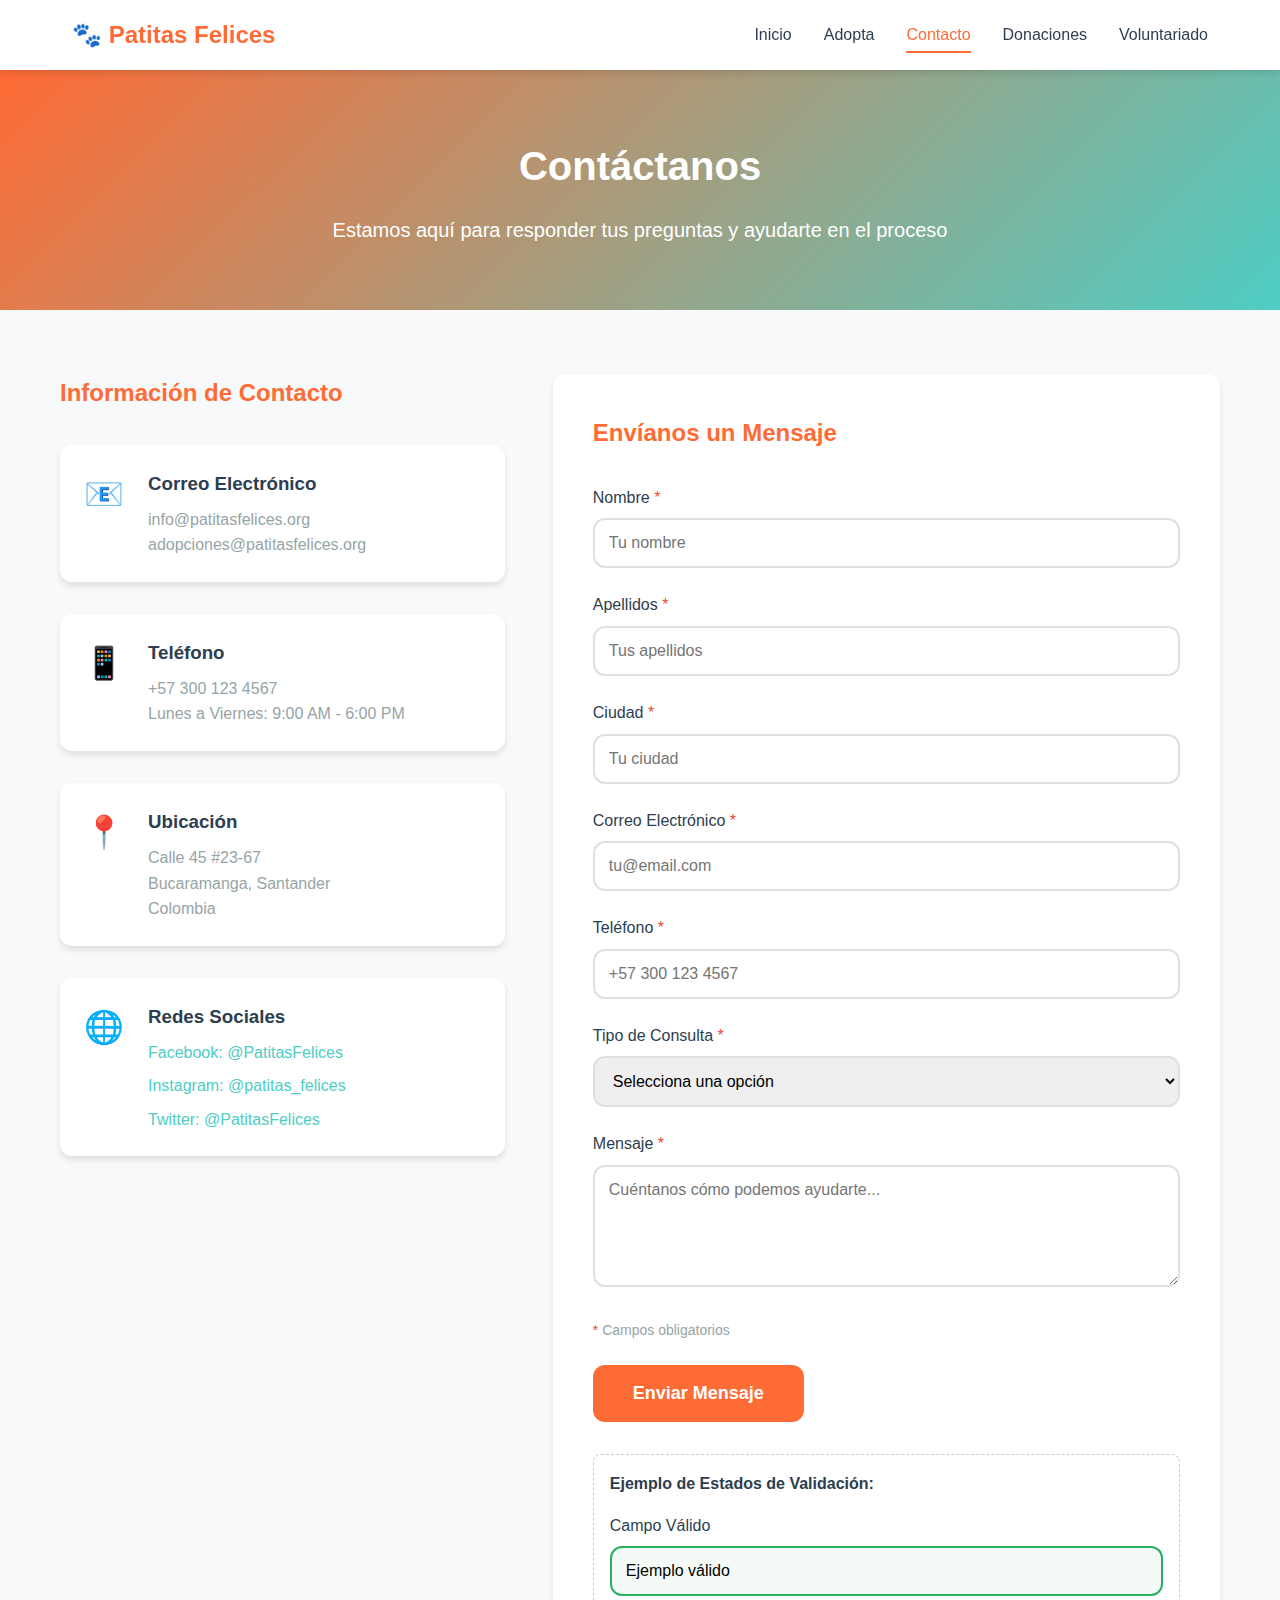
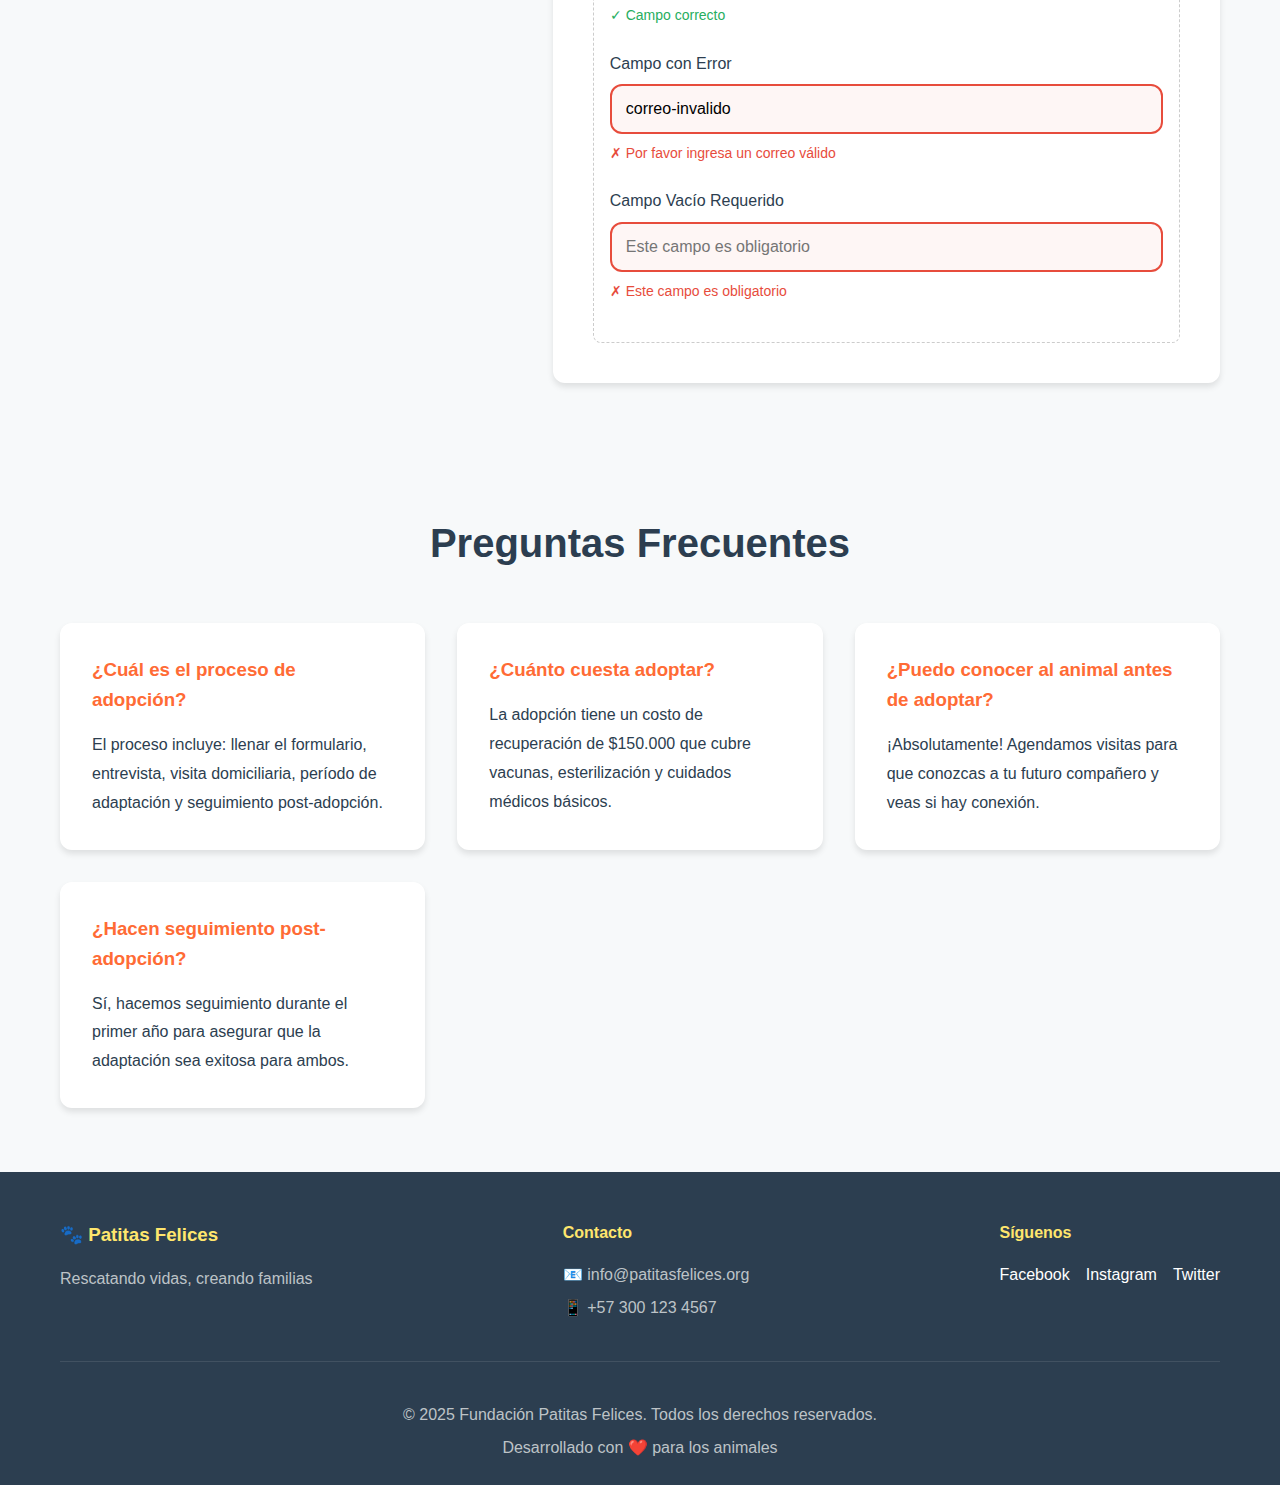
<file: Patitas-felices/contacto.html>
<!DOCTYPE html>
<html lang="es">
<head>
    <meta charset="UTF-8">
    <meta name="viewport" content="width=device-width, initial-scale=1.0">
    <title>Contacto - Fundación Patitas Felices</title>
    <link rel="stylesheet" href="../CSS/styles.css">
</head>
<body>
    <!-- Header -->
    <header class="header">
        <nav class="nav">
            <div class="nav__logo">
                <h1>🐾 Patitas Felices</h1>
            </div>
            <input type="checkbox" id="menu-toggle" class="menu-toggle">
            <label for="menu-toggle" class="menu-icon">
                <span></span>
                <span></span>
                <span></span>
            </label>
            <ul class="nav__menu">
                <li><a href="index.html">Inicio</a></li>
                <li><a href="adopta.html">Adopta</a></li>
                <li><a href="contacto.html" class="active">Contacto</a></li>
                <li><a href="#donaciones">Donaciones</a></li>
                <li><a href="#voluntariado">Voluntariado</a></li>
            </ul>
        </nav>
    </header>

    <!-- Page Header -->
    <section class="page-header">
        <div class="container">
            <h1>Contáctanos</h1>
            <p>Estamos aquí para responder tus preguntas y ayudarte en el proceso</p>
        </div>
    </section>

    <!-- Contact Section -->
    <section class="contact">
        <div class="container">
            <div class="contact__grid">
                <!-- Contact Info -->
                <div class="contact__info">
                    <h2>Información de Contacto</h2>
                    <div class="contact__item">
                        <div class="contact__icon">📧</div>
                        <div>
                            <h3>Correo Electrónico</h3>
                            <p>info@patitasfelices.org</p>
                            <p>adopciones@patitasfelices.org</p>
                        </div>
                    </div>
                    <div class="contact__item">
                        <div class="contact__icon">📱</div>
                        <div>
                            <h3>Teléfono</h3>
                            <p>+57 300 123 4567</p>
                            <p>Lunes a Viernes: 9:00 AM - 6:00 PM</p>
                        </div>
                    </div>
                    <div class="contact__item">
                        <div class="contact__icon">📍</div>
                        <div>
                            <h3>Ubicación</h3>
                            <p>Calle 45 #23-67</p>
                            <p>Bucaramanga, Santander</p>
                            <p>Colombia</p>
                        </div>
                    </div>
                    <div class="contact__item">
                        <div class="contact__icon">🌐</div>
                        <div>
                            <h3>Redes Sociales</h3>
                            <div class="social-links-vertical">
                                <a href="#" class="social-link">Facebook: @PatitasFelices</a>
                                <a href="#" class="social-link">Instagram: @patitas_felices</a>
                                <a href="#" class="social-link">Twitter: @PatitasFelices</a>
                            </div>
                        </div>
                    </div>
                </div>

                <!-- Contact Form -->
                <div class="contact__form">
                    <h2>Envíanos un Mensaje</h2>
                    <form class="form">
                        <div class="form__group">
                            <label for="nombre" class="form__label">Nombre <span class="required">*</span></label>
                            <input type="text" id="nombre" name="nombre" class="form__input" required placeholder="Tu nombre">
                        </div>

                        <div class="form__group">
                            <label for="apellidos" class="form__label">Apellidos <span class="required">*</span></label>
                            <input type="text" id="apellidos" name="apellidos" class="form__input" required placeholder="Tus apellidos">
                        </div>

                        <div class="form__group">
                            <label for="ciudad" class="form__label">Ciudad <span class="required">*</span></label>
                            <input type="text" id="ciudad" name="ciudad" class="form__input" required placeholder="Tu ciudad">
                        </div>

                        <div class="form__group">
                            <label for="email" class="form__label">Correo Electrónico <span class="required">*</span></label>
                            <input type="email" id="email" name="email" class="form__input" required placeholder="tu@email.com">
                        </div>

                        <div class="form__group">
                            <label for="telefono" class="form__label">Teléfono <span class="required">*</span></label>
                            <input type="tel" id="telefono" name="telefono" class="form__input" required placeholder="+57 300 123 4567">
                        </div>

                        <div class="form__group">
                            <label for="tipo" class="form__label">Tipo de Consulta <span class="required">*</span></label>
                            <select id="tipo" name="tipo" class="form__select" required>
                                <option value="">Selecciona una opción</option>
                                <option value="adopcion">Adopción</option>
                                <option value="donacion">Donación</option>
                                <option value="voluntariado">Voluntariado</option>
                                <option value="informacion">Información General</option>
                                <option value="otro">Otro</option>
                            </select>
                        </div>

                        <div class="form__group">
                            <label for="mensaje" class="form__label">Mensaje <span class="required">*</span></label>
                            <textarea id="mensaje" name="mensaje" class="form__textarea" required placeholder="Cuéntanos cómo podemos ayudarte..." rows="5"></textarea>
                        </div>

                        <div class="form__note">
                            <p><span class="required">*</span> Campos obligatorios</p>
                        </div>

                        <button type="submit" class="btn btn--primary btn--large">Enviar Mensaje</button>
                    </form>

                    <!-- Ejemplo de estados de validación (mostrados con clases) -->
                    <div class="form-states-example" style="margin-top: 2rem; padding: 1rem; border: 1px dashed #ccc; border-radius: 8px;">
                        <h3 style="font-size: 1rem; margin-bottom: 1rem;">Ejemplo de Estados de Validación:</h3>
                        
                        <div class="form__group">
                            <label class="form__label">Campo Válido</label>
                            <input type="text" class="form__input valid" value="Ejemplo válido" readonly>
                            <span class="form__message success">✓ Campo correcto</span>
                        </div>

                        <div class="form__group">
                            <label class="form__label">Campo con Error</label>
                            <input type="email" class="form__input error" value="correo-invalido" readonly>
                            <span class="form__message error">✗ Por favor ingresa un correo válido</span>
                        </div>

                        <div class="form__group">
                            <label class="form__label">Campo Vacío Requerido</label>
                            <input type="text" class="form__input error" placeholder="Este campo es obligatorio" readonly>
                            <span class="form__message error">✗ Este campo es obligatorio</span>
                        </div>
                    </div>
                </div>
            </div>
        </div>
    </section>

    <!-- FAQ Section -->
    <section class="faq">
        <div class="container">
            <h2 class="section-title">Preguntas Frecuentes</h2>
            <div class="faq__grid">
                <div class="faq__item">
                    <h3>¿Cuál es el proceso de adopción?</h3>
                    <p>El proceso incluye: llenar el formulario, entrevista, visita domiciliaria, período de adaptación y seguimiento post-adopción.</p>
                </div>
                <div class="faq__item">
                    <h3>¿Cuánto cuesta adoptar?</h3>
                    <p>La adopción tiene un costo de recuperación de $150.000 que cubre vacunas, esterilización y cuidados médicos básicos.</p>
                </div>
                <div class="faq__item">
                    <h3>¿Puedo conocer al animal antes de adoptar?</h3>
                    <p>¡Absolutamente! Agendamos visitas para que conozcas a tu futuro compañero y veas si hay conexión.</p>
                </div>
                <div class="faq__item">
                    <h3>¿Hacen seguimiento post-adopción?</h3>
                    <p>Sí, hacemos seguimiento durante el primer año para asegurar que la adaptación sea exitosa para ambos.</p>
                </div>
            </div>
        </div>
    </section>

    <!-- Footer -->
    <footer class="footer">
        <div class="container">
            <div class="footer__content">
                <div class="footer__section">
                    <h3>🐾 Patitas Felices</h3>
                    <p>Rescatando vidas, creando familias</p>
                </div>
                <div class="footer__section">
                    <h4>Contacto</h4>
                    <p>📧 info@patitasfelices.org</p>
                    <p>📱 +57 300 123 4567</p>
                </div>
                <div class="footer__section">
                    <h4>Síguenos</h4>
                    <div class="social-links">
                        <a href="#" aria-label="Facebook">Facebook</a>
                        <a href="#" aria-label="Instagram">Instagram</a>
                        <a href="#" aria-label="Twitter">Twitter</a>
                    </div>
                </div>
            </div>
            <div class="footer__bottom">
                <p>&copy; 2025 Fundación Patitas Felices. Todos los derechos reservados.</p>
                <p>Desarrollado con ❤️ para los animales</p>
            </div>
        </div>
    </footer>
</body>
</html>
</file>
<file: CSS/styles.css>
/* ============================================
   VARIABLES Y RESET
   ============================================ */
   :root {
    --primary-color: #FF6B35;
    --secondary-color: #4ECDC4;
    --accent-color: #FFE66D;
    --dark-color: #2C3E50;
    --light-color: #F7F9FA;
    --gray-color: #95A5A6;
    --success-color: #27AE60;
    --error-color: #E74C3C;
    --white: #FFFFFF;
    
    --font-primary: 'Segoe UI', Tahoma, Geneva, Verdana, sans-serif;
    --border-radius: 12px;
    --box-shadow: 0 4px 6px rgba(0, 0, 0, 0.1);
    --transition: all 0.3s ease;
}

* {
    margin: 0;
    padding: 0;
    box-sizing: border-box;
}

html {
    scroll-behavior: smooth;
}

body {
    font-family: var(--font-primary);
    line-height: 1.6;
    color: var(--dark-color);
    background-color: var(--light-color);
}

img {
    max-width: 100%;
    height: auto;
    display: block;
}

a {
    text-decoration: none;
    color: inherit;
    transition: var(--transition);
}

/* ============================================
   CONTENEDOR
   ============================================ */
.container {
    max-width: 1200px;
    margin: 0 auto;
    padding: 0 20px;
}

/* ============================================
   HEADER Y NAVEGACIÓN
   ============================================ */
.header {
    background-color: var(--white);
    box-shadow: var(--box-shadow);
    position: sticky;
    top: 0;
    z-index: 1000;
}

.nav {
    display: flex;
    justify-content: space-between;
    align-items: center;
    padding: 1rem 2rem;
    max-width: 1200px;
    margin: 0 auto;
}

.nav__logo h1 {
    font-size: 1.5rem;
    color: var(--primary-color);
}

.nav__menu {
    display: flex;
    list-style: none;
    gap: 2rem;
}

.nav__menu a {
    color: var(--dark-color);
    font-weight: 500;
    padding: 0.5rem 0;
    border-bottom: 2px solid transparent;
}

.nav__menu a:hover,
.nav__menu a.active {
    color: var(--primary-color);
    border-bottom-color: var(--primary-color);
}

/* Menu Toggle */
.menu-toggle {
    display: none;
}

.menu-icon {
    display: none;
    flex-direction: column;
    cursor: pointer;
    gap: 5px;
}

.menu-icon span {
    width: 25px;
    height: 3px;
    background-color: var(--dark-color);
    transition: var(--transition);
}

/* ============================================
   HERO BANNER
   ============================================ */
.hero {
    background: linear-gradient(135deg, var(--primary-color), var(--secondary-color));
    color: var(--white);
    padding: 6rem 2rem;
    text-align: center;
    position: relative;
    overflow: hidden;
}

.hero::before {
    content: '🐾';
    position: absolute;
    font-size: 20rem;
    opacity: 0.1;
    top: -5rem;
    right: -5rem;
    animation: float 6s ease-in-out infinite;
}

.hero__content {
    position: relative;
    z-index: 1;
}

.hero__title {
    font-size: 3rem;
    margin-bottom: 1rem;
    animation: fadeInDown 1s ease;
}

.hero__subtitle {
    font-size: 1.5rem;
    margin-bottom: 2rem;
    animation: fadeInUp 1s ease;
}

/* ============================================
   CARRUSEL AUTOMÁTICO (CSS ONLY)
   ============================================ */
.carousel {
    max-width: 1200px;
    margin: 3rem auto;
    height: 500px;
    overflow: hidden;
    position: relative;
    border-radius: var(--border-radius);
    box-shadow: var(--box-shadow);
}

.carousel__container {
    display: flex;
    width: 400%;
    height: 100%;
    animation: carousel-slide 12s infinite;
}

.carousel__slide {
    width: 25%;
    position: relative;
    flex-shrink: 0;
}

.carousel__slide img {
    width: 100%;
    height: 100%;
    object-fit: cover;
}

.carousel__caption {
    position: absolute;
    bottom: 2rem;
    left: 50%;
    transform: translateX(-50%);
    background-color: rgba(0, 0, 0, 0.7);
    color: var(--white);
    padding: 1rem 2rem;
    border-radius: var(--border-radius);
    font-size: 1.2rem;
    white-space: nowrap;
}

@keyframes carousel-slide {
    0%, 23% { transform: translateX(0); }
    25%, 48% { transform: translateX(-25%); }
    50%, 73% { transform: translateX(-50%); }
    75%, 98% { transform: translateX(-75%); }
    100% { transform: translateX(0); }
}

/* ============================================
   BOTONES
   ============================================ */
.btn {
    display: inline-block;
    padding: 0.875rem 2rem;
    border-radius: var(--border-radius);
    font-weight: 600;
    text-align: center;
    cursor: pointer;
    border: none;
    transition: var(--transition);
}

.btn--primary {
    background-color: var(--primary-color);
    color: var(--white);
}

.btn--primary:hover {
    background-color: #E55A2B;
    transform: translateY(-2px);
    box-shadow: 0 6px 12px rgba(255, 107, 53, 0.3);
}

.btn--secondary {
    background-color: var(--secondary-color);
    color: var(--white);
}

.btn--secondary:hover {
    background-color: #3DB8B0;
    transform: translateY(-2px);
}

.btn--large {
    padding: 1.125rem 2.5rem;
    font-size: 1.125rem;
}

.btn--small {
    padding: 0.5rem 1rem;
    font-size: 0.875rem;
}

.btn.disabled {
    background-color: var(--gray-color);
    cursor: not-allowed;
    opacity: 0.6;
}

.btn.disabled:hover {
    transform: none;
    box-shadow: none;
}

/* ============================================
   SECCIONES DESTACADAS
   ============================================ */
.features {
    padding: 4rem 0;
    background-color: var(--white);
}

.features__grid {
    display: grid;
    grid-template-columns: repeat(auto-fit, minmax(250px, 1fr));
    gap: 2rem;
}

.feature-card {
    background-color: var(--light-color);
    padding: 2rem;
    border-radius: var(--border-radius);
    text-align: center;
    transition: var(--transition);
}

.feature-card:hover {
    transform: translateY(-10px);
    box-shadow: var(--box-shadow);
}

.feature-card__icon {
    font-size: 4rem;
    margin-bottom: 1rem;
}

.feature-card h3 {
    color: var(--primary-color);
    margin-bottom: 1rem;
}

.feature-card p {
    color: var(--gray-color);
    margin-bottom: 1.5rem;
}

/* ============================================
   VISIÓN Y MISIÓN
   ============================================ */
.vision-mission {
    padding: 4rem 0;
    background: linear-gradient(135deg, #f5f7fa 0%, #c3cfe2 100%);
}

.vision-mission__grid {
    display: grid;
    grid-template-columns: repeat(auto-fit, minmax(300px, 1fr));
    gap: 2rem;
}

.vision-mission__card {
    background-color: var(--white);
    padding: 2.5rem;
    border-radius: var(--border-radius);
    box-shadow: var(--box-shadow);
}

.vision-mission__icon {
    font-size: 3rem;
    margin-bottom: 1rem;
}

.vision-mission__card h3 {
    color: var(--primary-color);
    margin-bottom: 1rem;
    font-size: 1.5rem;
}

.vision-mission__card p {
    color: var(--dark-color);
    line-height: 1.8;
}

/* ============================================
   GALERÍA
   ============================================ */
.gallery {
    padding: 4rem 0;
    background-color: var(--white);
}

.section-title {
    text-align: center;
    font-size: 2.5rem;
    color: var(--dark-color);
    margin-bottom: 3rem;
}

.gallery__grid {
    display: grid;
    grid-template-columns: repeat(auto-fit, minmax(300px, 1fr));
    gap: 1.5rem;
}

.gallery__item {
    position: relative;
    overflow: hidden;
    border-radius: var(--border-radius);
    aspect-ratio: 1;
}

.gallery__item img {
    width: 100%;
    height: 100%;
    object-fit: cover;
    transition: var(--transition);
}

.gallery__item:hover img {
    transform: scale(1.1);
}

/* ============================================
   TESTIMONIOS
   ============================================ */
.testimonials {
    padding: 4rem 0;
    background-color: var(--light-color);
}

.testimonials__grid {
    display: grid;
    grid-template-columns: repeat(auto-fit, minmax(300px, 1fr));
    gap: 2rem;
}

.testimonial-card {
    background-color: var(--white);
    padding: 2rem;
    border-radius: var(--border-radius);
    box-shadow: var(--box-shadow);
    border-left: 4px solid var(--secondary-color);
}

.testimonial-card__text {
    font-style: italic;
    color: var(--dark-color);
    margin-bottom: 1.5rem;
    line-height: 1.8;
}

.testimonial-card__author {
    display: flex;
    flex-direction: column;
    gap: 0.25rem;
}

.testimonial-card__author strong {
    color: var(--primary-color);
}

.testimonial-card__author span {
    color: var(--gray-color);
    font-size: 0.875rem;
}

/* ============================================
   PÁGINA DE ADOPCIÓN
   ============================================ */
.page-header {
    background: linear-gradient(135deg, var(--primary-color), var(--secondary-color));
    color: var(--white);
    padding: 4rem 2rem;
    text-align: center;
}

.page-header h1 {
    font-size: 2.5rem;
    margin-bottom: 1rem;
}

.page-header p {
    font-size: 1.25rem;
}

.animals {
    padding: 4rem 0;
}

.animals__grid {
    display: grid;
    grid-template-columns: repeat(auto-fill, minmax(280px, 1fr));
    gap: 2rem;
}

.animal-card {
    background-color: var(--white);
    border-radius: var(--border-radius);
    overflow: hidden;
    box-shadow: var(--box-shadow);
    transition: var(--transition);
}

.animal-card:hover {
    transform: translateY(-5px);
    box-shadow: 0 8px 16px rgba(0, 0, 0, 0.15);
}

.animal-card__image {
    position: relative;
    height: 250px;
}

.animal-card__image img {
    width: 100%;
    height: 100%;
    object-fit: cover;
}

.animal-card__status {
    position: absolute;
    top: 1rem;
    right: 1rem;
    padding: 0.5rem 1rem;
    border-radius: 20px;
    font-size: 0.875rem;
    font-weight: 600;
}

.animal-card__status.available {
    background-color: var(--success-color);
    color: var(--white);
}

.animal-card__status.adopted {
    background-color: var(--gray-color);
    color: var(--white);
}

.animal-card__content {
    padding: 1.5rem;
}

.animal-card__content h3 {
    color: var(--primary-color);
    font-size: 1.5rem;
    margin-bottom: 0.75rem;
}

.animal-card__info {
    display: flex;
    flex-wrap: wrap;
    gap: 0.5rem;
    margin-bottom: 1rem;
}

.animal-card__info span {
    background-color: var(--light-color);
    padding: 0.25rem 0.75rem;
    border-radius: 15px;
    font-size: 0.875rem;
}

.animal-card__content p {
    color: var(--gray-color);
    margin-bottom: 1.5rem;
}

/* ============================================
   PERFIL DE ANIMAL
   ============================================ */
.profile {
    padding: 4rem 0;
}

.profile__grid {
    display: grid;
    grid-template-columns: 1fr 1.5fr;
    gap: 3rem;
}

.profile__image {
    position: relative;
}

.profile__image img {
    width: 100%;
    border-radius: var(--border-radius);
    box-shadow: var(--box-shadow);
}

.profile__status {
    display: inline-block;
    margin-top: 1rem;
    padding: 0.75rem 1.5rem;
    border-radius: var(--border-radius);
    font-weight: 600;
}

.profile__status.available {
    background-color: var(--success-color);
    color: var(--white);
}

.profile__content h1 {
    color: var(--primary-color);
    font-size: 2.5rem;
    margin-bottom: 1rem;
}

.profile__tags {
    display: flex;
    flex-wrap: wrap;
    gap: 0.75rem;
    margin-bottom: 2rem;
}

.tag {
    background-color: var(--light-color);
    padding: 0.5rem 1rem;
    border-radius: 20px;
    font-size: 0.875rem;
    border: 2px solid var(--secondary-color);
}

.profile__section {
    margin-bottom: 2rem;
}

.profile__section h2 {
    color: var(--dark-color);
    margin-bottom: 1rem;
}

.profile__section p {
    line-height: 1.8;
    color: var(--dark-color);
    margin-bottom: 1rem;
}

.profile__list {
    list-style: none;
}

.profile__list li {
    padding: 0.5rem 0;
    line-height: 1.6;
}

.profile__cta {
    display: flex;
    gap: 1rem;
    flex-wrap: wrap;
    margin-top: 2rem;
}

/* ============================================
   ANIMALES RELACIONADOS
   ============================================ */
.related-animals {
    padding: 4rem 0;
    background-color: var(--light-color);
}

.related-carousel {
    overflow: hidden;
    position: relative;
}

.related-carousel__track {
    display: flex;
    gap: 1.5rem;
    animation: scroll-horizontal 20s linear infinite;
}

.animal-card-small {
    flex: 0 0 250px;
    background-color: var(--white);
    border-radius: var(--border-radius);
    overflow: hidden;
    box-shadow: var(--box-shadow);
    text-align: center;
}

.animal-card-small img {
    width: 100%;
    height: 200px;
    object-fit: cover;
}

.animal-card-small h4 {
    color: var(--primary-color);
    padding: 1rem 1rem 0.5rem;
}

.animal-card-small p {
    color: var(--gray-color);
    padding: 0 1rem 1rem;
    font-size: 0.875rem;
}

.animal-card-small .btn {
    margin: 0 1rem 1rem;
}

@keyframes scroll-horizontal {
    0% { transform: translateX(0); }
    100% { transform: translateX(-50%); }
}

/* ============================================
   FORMULARIO DE CONTACTO
   ============================================ */
.contact {
    padding: 4rem 0;
}

.contact__grid {
    display: grid;
    grid-template-columns: 1fr 1.5fr;
    gap: 3rem;
}

.contact__info h2 {
    color: var(--primary-color);
    margin-bottom: 2rem;
}

.contact__item {
    display: flex;
    gap: 1.5rem;
    margin-bottom: 2rem;
    padding: 1.5rem;
    background-color: var(--white);
    border-radius: var(--border-radius);
    box-shadow: var(--box-shadow);
}

.contact__icon {
    font-size: 2rem;
    flex-shrink: 0;
}

.contact__item h3 {
    color: var(--dark-color);
    margin-bottom: 0.5rem;
}

.contact__item p {
    color: var(--gray-color);
    line-height: 1.6;
}

.social-links-vertical {
    display: flex;
    flex-direction: column;
    gap: 0.5rem;
}

.social-link {
    color: var(--secondary-color);
}

.social-link:hover {
    color: var(--primary-color);
}

/* Formulario */
.contact__form {
    background-color: var(--white);
    padding: 2.5rem;
    border-radius: var(--border-radius);
    box-shadow: var(--box-shadow);
}

.contact__form h2 {
    color: var(--primary-color);
    margin-bottom: 2rem;
}

.form__group {
    margin-bottom: 1.5rem;
}

.form__label {
    display: block;
    margin-bottom: 0.5rem;
    color: var(--dark-color);
    font-weight: 500;
}

.required {
    color: var(--error-color);
}

.form__input,
.form__select,
.form__textarea {
    width: 100%;
    padding: 0.875rem;
    border: 2px solid #E0E0E0;
    border-radius: var(--border-radius);
    font-family: var(--font-primary);
    font-size: 1rem;
    transition: var(--transition);
}

.form__input:focus,
.form__select:focus,
.form__textarea:focus {
    outline: none;
    border-color: var(--secondary-color);
    box-shadow: 0 0 0 3px rgba(78, 205, 196, 0.1);
}

.form__textarea {
    resize: vertical;
}

/* Estados de validación */
.form__input.valid,
.form__select.valid,
.form__textarea.valid {
    border-color: var(--success-color);
    background-color: rgba(39, 174, 96, 0.05);
}

.form__input.error,
.form__select.error,
.form__textarea.error {
    border-color: var(--error-color);
    background-color: rgba(231, 76, 60, 0.05);
}

.form__message {
    display: block;
    margin-top: 0.5rem;
    font-size: 0.875rem;
}

.form__message.success {
    color: var(--success-color);
}

.form__message.error {
    color: var(--error-color);
}

.form__note {
    margin-bottom: 1.5rem;
    color: var(--gray-color);
    font-size: 0.875rem;
}

/* ============================================
   FAQ
   ============================================ */
.faq {
    padding: 4rem 0;
    background-color: var(--light-color);
}

.faq__grid {
    display: grid;
    grid-template-columns: repeat(auto-fit, minmax(280px, 1fr));
    gap: 2rem;
}

.faq__item {
    background-color: var(--white);
    padding: 2rem;
    border-radius: var(--border-radius);
    box-shadow: var(--box-shadow);
}

.faq__item h3 {
    color: var(--primary-color);
    margin-bottom: 1rem;
}

.faq__item p {
    color: var(--dark-color);
    line-height: 1.8;
}

/* ============================================
   CTA SECTION
   ============================================ */
.cta {
    background: linear-gradient(135deg, var(--primary-color), var(--secondary-color));
    color: var(--white);
    padding: 4rem 2rem;
    text-align: center;
}

.cta h2 {
    font-size: 2.5rem;
    margin-bottom: 1rem;
}

.cta p {
    font-size: 1.25rem;
    margin-bottom: 2rem;
}

/* ============================================
   FOOTER
   ============================================ */
.footer {
    background-color: var(--dark-color);
    color: var(--white);
    padding: 3rem 0 1rem;
}

.footer__content {
    display: flex;
    justify-content: space-between;
    flex-wrap: wrap;
    gap: 2rem;
    margin-bottom: 2rem;
}

.footer__section h3,
.footer__section h4 {
    margin-bottom: 1rem;
    color: var(--accent-color);
}

.footer__section p {
    margin-bottom: 0.5rem;
    color: #BDC3C7;
}

.social-links {
    display: flex;
    gap: 1rem;
}

.social-links a {
    color: var(--white);
    transition: var(--transition);
}

.social-links a:hover {
    color: var(--accent-color);
}

.footer__bottom {
    text-align: center;
    padding-top: 2rem;
    border-top: 1px solid rgba(255, 255, 255, 0.1);
    color: #BDC3C7;
}

.footer__bottom p {
    margin: 0.5rem 0;
}

/* ============================================
   ANIMACIONES
   ============================================ */
@keyframes fadeInDown {
    from {
        opacity: 0;
        transform: translateY(-30px);
    }
    to {
        opacity: 1;
        transform: translateY(0);
    }
}

@keyframes fadeInUp {
    from {
        opacity: 0;
        transform: translateY(30px);
    }
    to {
        opacity: 1;
        transform: translateY(0);
    }
}

@keyframes float {
    0%, 100% { transform: translateY(0); }
    50% { transform: translateY(-20px); }
}

/* ============================================
   RESPONSIVE - TABLET
   ============================================ */
@media (max-width: 768px) {
    .menu-icon {
        display: flex;
    }

    .nav__menu {
        position: fixed;
        left: -100%;
        top: 70px;
        flex-direction: column;
        background-color: var(--white);
        width: 100%;
        text-align: center;
        transition: 0.3s;
        box-shadow: var(--box-shadow);
        padding: 2rem 0;
    }

    .menu-toggle:checked ~ .nav__menu {
        left: 0;
    }

    .hero__title {
        font-size: 2rem;
    }

    .hero__subtitle {
        font-size: 1.125rem;
    }

    .carousel {
        height: 350px;
    }

    .features__grid {
        grid-template-columns: 1fr;
    }

    .vision-mission__grid {
        grid-template-columns: 1fr;
    }

    .contact__grid {
        grid-template-columns: 1fr;
    }

    .profile__grid {
        grid-template-columns: 1fr;
    }

    .profile__cta {
        flex-direction: column;
    }

    .animals__grid {
        grid-template-columns: repeat(auto-fill, minmax(250px, 1fr));
    }

    .footer__content {
        flex-direction: column;
        text-align: center;
    }
}

/* ============================================
   RESPONSIVE - MOBILE
   ============================================ */
@media (max-width: 480px) {
    .hero {
        padding: 4rem 1rem;
    }

    .hero__title {
        font-size: 1.75rem;
    }

    .hero__subtitle {
        font-size: 1rem;
    }

    .carousel {
        height: 250px;
    }

    .carousel__caption {
        font-size: 0.875rem;
        padding: 0.75rem 1rem;
    }

    .section-title {
        font-size: 1.875rem;
    }

    .page-header h1 {
        font-size: 1.875rem;
    }

    .page-header p {
        font-size: 1rem;
    }

    .animals__grid {
        grid-template-columns: 1fr;
    }

    .gallery__grid {
        grid-template-columns: 1fr;
    }

    .testimonials__grid {
        grid-template-columns: 1fr;
    }

    .profile__content h1 {
        font-size: 1.875rem;
    }

    .contact__form {
        padding: 1.5rem;
    }

    .btn {
        width: 100%;
    }

    .profile__cta .btn {
        width: 100%;
    }
}
</file>
